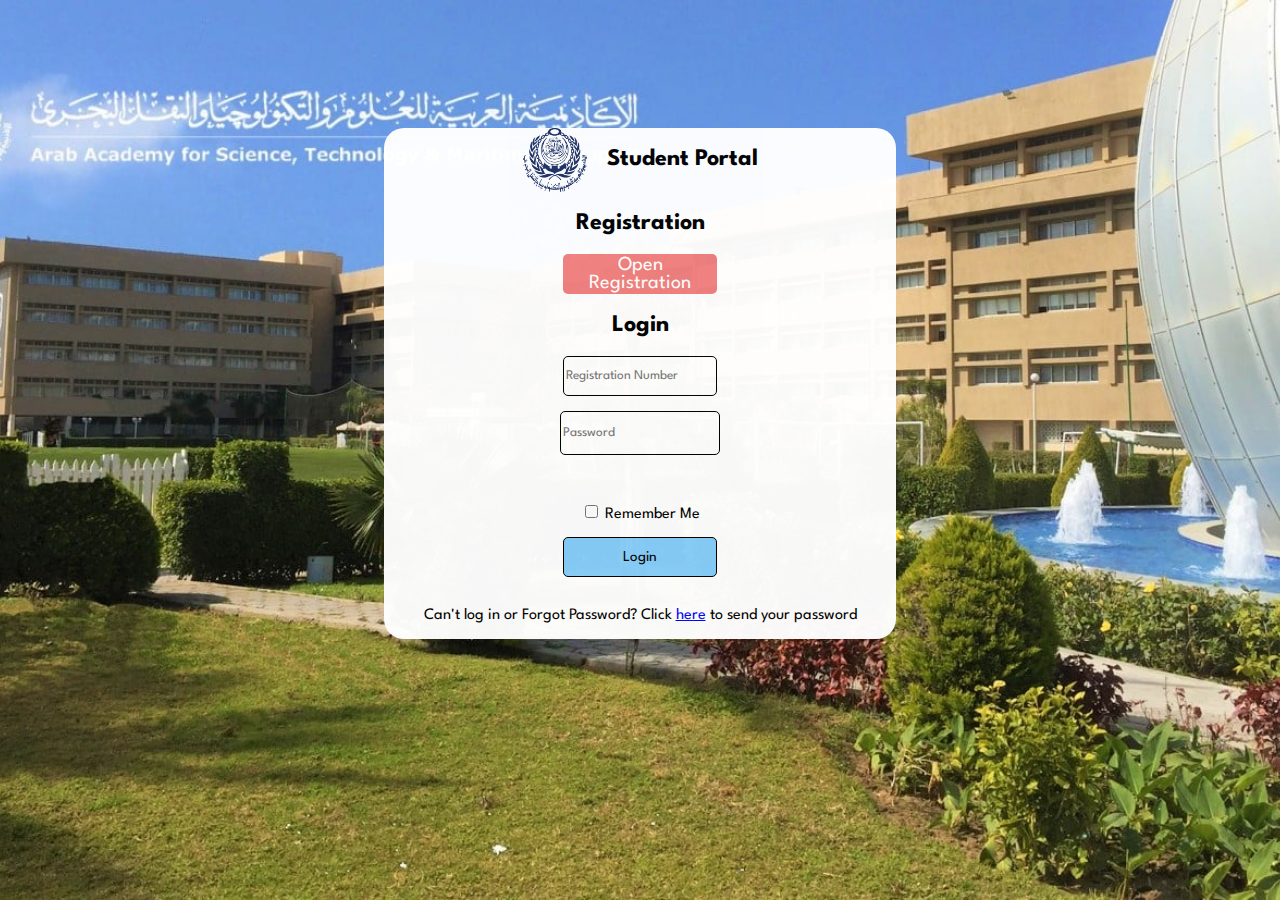
<file: pages/index.html>
<!DOCTYPE html>
<html lang="en">
<head>
    <meta charset="UTF-8">
    <meta name="viewport" content="width=device-width, initial-scale=1.0">
    <script>
        document.addEventListener("DOMContentLoaded", function () {
            document.getElementById("regform").addEventListener("submit", function (event) {
                var regNumber = document.getElementById("regno").value;
                var password = document.getElementById("pass").value;
                var errorElement = document.getElementById("error");
                errorElement.innerHTML = "";
                if (!/^\d{8}$/.test(regNumber)) {
                    errorElement.innerHTML = "Registration number must contain 8 numeric characters.";
                    event.preventDefault();
                    return;
                }

                if (!/^\d{6}$/.test(password)) {
                    errorElement.innerHTML = "Password must contain 6 numeric characters.";
                    event.preventDefault();
                    return;
                }

            });
        });
    </script>
    <link rel="stylesheet" href="../styles/index.css">
    <link rel="icon" href="../images/pngwing.com.png"/>
    <link rel="preconnect" href="https://fonts.googleapis.com">
<link rel="preconnect" href="https://fonts.gstatic.com" crossorigin>
<link href="https://fonts.googleapis.com/css2?family=League+Spartan:wght@400;500;600;700;800;900&display=swap" rel="stylesheet">
    <title>AASTMT Student Portal</title>
</head>
<body>
    <div id="background">
        <div id="form">
            <form id="regform">
                <div id="info">
                    <img src="../images/pngwing.com.png" alt="">
                <h2>
                   <span>Student</span>  Portal
                </h2>
                </div>
                
                <h2>Registration</h2>
                <button>Open Registration</button>
                
                <h2>Login</h2>
                <input type='search' placeholder="Registration Number" class="in" id="regno" required/>
                <br />
                <input type='password' placeholder="Password" class="in" id="pass" required/>
                <br />
                <p class="error" id="error"></p>
                <div>
                    <input type="checkbox" name="Remember" />
                <label for="Remember">Remember Me</label>
                </div>
                <br />
                <input type='submit' value='Login' class="in submit"/>
                <br />
                <p>
                    Can't log in or Forgot Password? Click <a href="./HomePage.html">here</a> to send your password
                </p>
            </form>
        </div>
        
    </div>
    

</body>
</html>
</file>
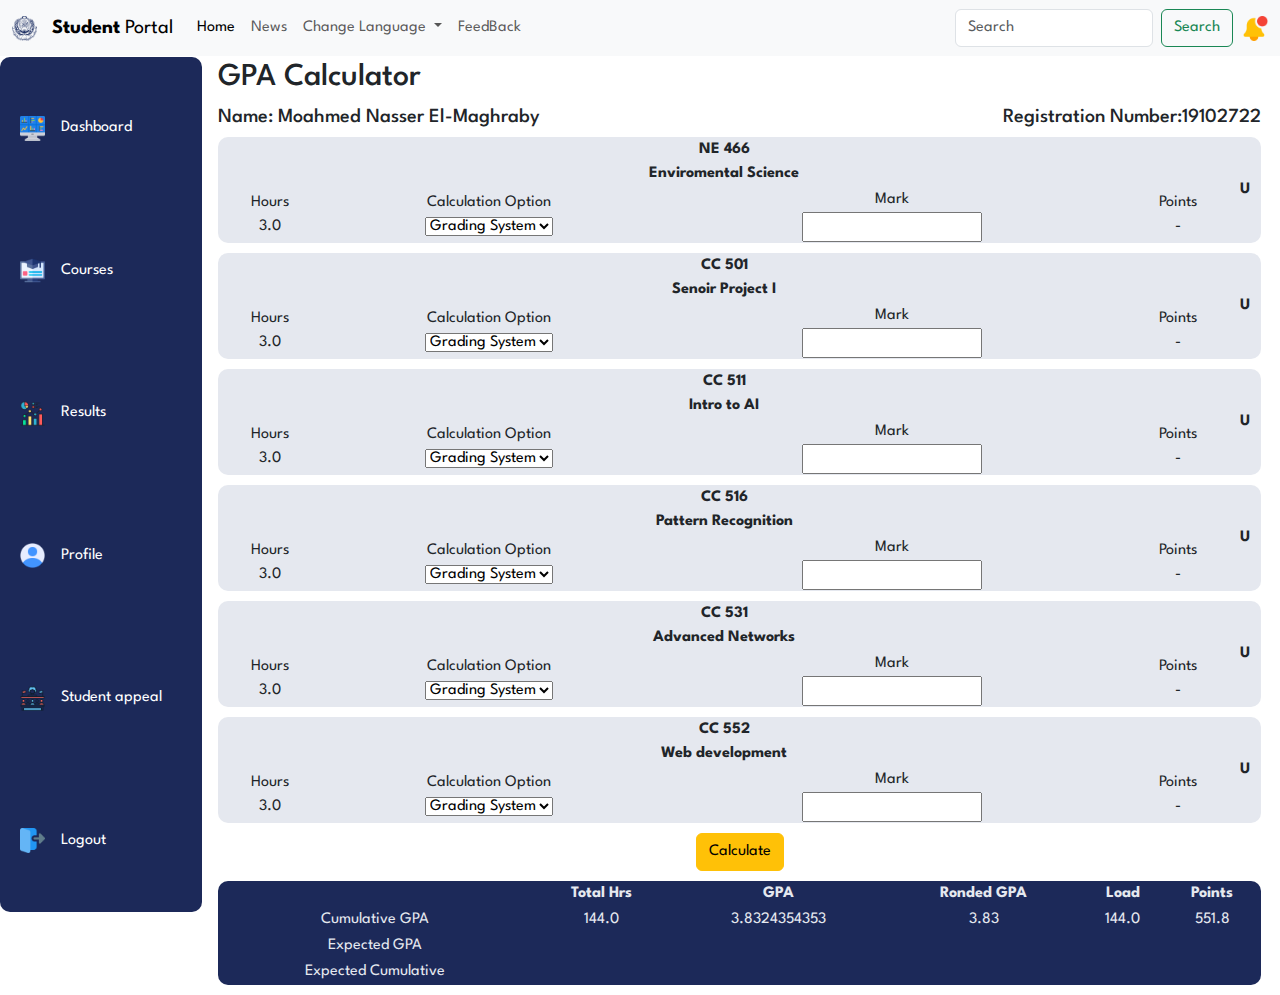
<file: pages/GpaCalculator.html>
<!DOCTYPE html>
<html lang="en">
<head>
    <meta charset="UTF-8">
    <meta name="viewport" content="width=device-width, initial-scale=1.0">
    <script>
        document.addEventListener("DOMContentLoaded", function () {
            document.getElementById("calculatebutton").addEventListener("click", function (event) {
                var Grade = document.getElementsByClassName("grade");
                var point = document.getElementsByClassName("pt");
                var mark1 = parseFloat(document.getElementById("mark1").value);

         
                var mark2 = parseFloat(document.getElementById("mark2").value);

          
                var mark3 = parseFloat(document.getElementById("mark3").value);

         
                var mark4 = parseFloat(document.getElementById("mark4").value);

        
                var mark5 = parseFloat(document.getElementById("mark5").value);

                var mark6 = parseFloat(document.getElementById("mark6").value);


                


function calculateAndDisplayResults(mark1,point,Grade){
if(mark1 <= 100 && mark1 >=95){
 
 point.innerHTML="12";
 Grade.innerHTML="A+";
 event.preventDefault();
 return 12;
}
else if(mark1 <=94 && mark1 >= 90){
 point.innerHTML="11.5";
 Grade.innerHTML="A";
 event.preventDefault();
 return 11.5;
}
else if(mark1 <= 89 && mark1 >= 85){
 point.innerHTML="11";
 Grade.innerHTML="A-";
 event.preventDefault();
 return 11;
}else if(mark1 <= 84 && mark1 >= 80){
 point.innerHTML="10";
 Grade.innerHTML="B+";
 event.preventDefault();
 return 10;
}else if(mark1 <= 79 && mark1 >=75){
 point.innerHTML="9";
 Grade.innerHTML="B";
 event.preventDefault();
 return 9;
}else if(mark1 <=74 && mark1 >= 70){
 point.innerHTML="8";
 Grade.innerHTML="B-";
 event.preventDefault();
 return 8;
}else if(mark1 <=69 && mark1 >= 65){
 point.innerHTML="7";
 Grade.innerHTML="C+";
 event.preventDefault();
 return 7;
}else if(mark1 <=64 && mark1 >=60){
 point.innerHTML="6";
 Grade.innerHTML="C";
 event.preventDefault();
 return 6;
}else if(mark1 <=59 && mark1 >= 55){
 point.innerHTML="5";
 Grade.innerHTML="C-";
 event.preventDefault();
 return 5;
}else if(mark1 <=54 && mark1 >= 52){
 point.innerHTML="4";
 Grade.innerHTML="D+";
 event.preventDefault();
 return 4;
}else if(mark1 <=51 && mark1 >= 50){
 point.innerHTML="3";
 Grade.innerHTML="D";
 event.preventDefault();
 return 3;
}else if(mark1 < 50 ){
 point.innerHTML="0";
 Grade.innerHTML="F";
 event.preventDefault();
 return 0;
}
else if(isNaN(mark1)){
    point.innerHTML="0";
 Grade.innerHTML="F";
 event.preventDefault();
 return 0;   
}


}

let Expectedtot=0;
let Expectedload=18;
let ExpectedROund=0;
let ExpectedGPA=0;
let Pts=0;


var x =calculateAndDisplayResults(mark1,point[0],Grade[0]);
var y=calculateAndDisplayResults(mark2,point[1],Grade[1]);
var z=calculateAndDisplayResults(mark3,point[2],Grade[2]);
var a= calculateAndDisplayResults(mark4,point[3],Grade[3]);
var b=calculateAndDisplayResults(mark5,point[4],Grade[4]);
var c=calculateAndDisplayResults(mark6,point[5],Grade[5]);
var arr=[]
arr.push(x);
arr.push(y);
arr.push(z);
arr.push(a);
arr.push(b);
arr.push(c);
arr.forEach(element => {
    if (element >0)
    {
Expectedtot +=3;
    }
    Pts+=element;
});
ExpectedGPA = Pts/Expectedload;
ExpectedROund = Math.round(ExpectedGPA);
function setexpected(e1,e2,e3,e4,e5) {
     exp_total = document.getElementById("Expected_total").innerHTML=e1;
     exp_gpa = document.getElementById("Expected_Gpa").innerHTML=e2;
     exp_round = document.getElementById("Expected_Rounded").innerHTML=e3;
     exp_load = document.getElementById("Expected_Load").innerHTML=e4;
     exp_pts = document.getElementById("Expected_Pts").innerHTML=e5;
}
setexpected(Expectedtot,ExpectedGPA,ExpectedROund,Expectedload,Pts);
function setcomm(e1,e2,e3,e4,e5){
    var act_tot =parseFloat(document.getElementById("Actual_Tot").innerHTML);
    var act_gpa =parseFloat(document.getElementById("Actual_gpa").innerHTML);
    var act_rou =parseFloat(document.getElementById("Actual_rou").innerHTML);
    var act_load =parseFloat(document.getElementById("Actual_load").innerHTML);
    var act_pts =parseFloat(document.getElementById("Actual_pts").innerHTML);

console.log(act_tot,act_gpa,act_rou,act_load);

     exp_com1=document.getElementById("com_tot").innerHTML=e1+act_tot;
     exp_com4=document.getElementById("com_load").innerHTML=e4+act_load;
     exp_com5=document.getElementById("com_pts").innerHTML =e5+act_pts;

     exp_com2=document.getElementById("com_gpa").innerHTML=exp_com5/exp_com4;
     exp_com3=document.getElementById("com_rou").innerHTML=Math.round(exp_com2);
     
}
setcomm(Expectedtot,ExpectedGPA,ExpectedROund,Expectedload,Pts);
                
            });
        });
    </script>
    <link rel="stylesheet" href="../styles/results.css">
    <link rel="stylesheet" href="../styles/bootstrap.css">
    <link href="https://cdn.jsdelivr.net/npm/bootstrap@5.0.0-beta2/dist/css/bootstrap.min.css"
    rel="stylesheet" integrity="sha384-
    BmbxuPwQa2lc/FVzBcNJ7UAyJxM6wuqIj61tLrc4wSX0szH/Ev+nYRRuWlolflfl"
    crossorigin="anonymous">
    <link rel="icon" href="../images/pngwing.com.png"/>
    <link rel="preconnect" href="https://fonts.googleapis.com">
<link rel="preconnect" href="https://fonts.gstatic.com" crossorigin>
<link href="https://fonts.googleapis.com/css2?family=League+Spartan:wght@400;500;600;700;800;900&display=swap" rel="stylesheet">
<title>AASTMT Student Portal</title>
</head>
<body>
    <header class="header " style="position: fixed; width: 100%; z-index: 10;">
        <nav class="navbar navbar-expand-lg bg-body-tertiary">
            <div class="container-fluid">
              <img src="../images/pngwing.com.png" alt="" srcset="" style="margin-right: 15px;">
              <a class="navbar-brand" href="#"><span style="font-weight: bold;">Student</span> Portal</a>
              <button class="navbar-toggler" type="button" data-bs-toggle="collapse" data-bs-target="#navbarScroll" aria-controls="navbarScroll" aria-expanded="false" aria-label="Toggle navigation">
                <span class="navbar-toggler-icon"></span>
              </button>
              <div class="collapse navbar-collapse" id="navbarScroll">
                <ul class="navbar-nav me-auto my-2 my-lg-0 navbar-nav-scroll" style="--bs-scroll-height: 100px;">
                  <li class="nav-item">
                    <a class="nav-link active" aria-current="page" href="./HomePage.html">Home</a>
                  </li>
                  <li class="nav-item">
                    <a class="nav-link" href="#">News</a>
                  </li>
                  <li class="nav-item dropdown">
                    <a class="nav-link dropdown-toggle" href="#" role="button" data-bs-toggle="dropdown" aria-expanded="false">
                      Change Language
                    </a>
                    <ul class="dropdown-menu">
                      <li><a class="dropdown-item" href="#">English</a></li>
                      <li><a class="dropdown-item" href="#">Arabic</a></li>
                      <li><hr class="dropdown-divider"></li>
                      <li><a class="dropdown-item" href="#">Another language</a></li>
                    </ul>
                  </li>
                  <li class="nav-item">
                    
                    <a class="nav-link " >FeedBack</a>
                  </li>
                  
                </ul>
                <form class="d-flex" role="search" id="form">
                  <input class="form-control me-2" type="search" placeholder="Search" aria-label="Search">
                  <button class="btn btn-outline-success" type="submit">Search</button>
                  
                    
                    <a href="#" data-toggle="popover" title="Notifications" data-content="Your Reasults of AI Have been Realeased"><img src="../images/notification.png" alt="" srcset="" style=" margin-top: 7px; margin-left: 10px;"></a>
                  
                </form>
              </div>
            </div>
          </nav> 
          
    </header>
    <div class="sid-ul side-nav" >
        <ul class="nav flex-column h-100 justify-content-around ">
            <li class="nav-item d-flex side">
              <img src="../images/dashboard (1).png" alt=""><a class="nav-link active white" aria-current="page" href="#" style="color: white;">Dashboard</a>
            </li>
            <li class="nav-item d-flex side">
                <img src="../images/online-course.png" alt="">
              <a class="nav-link white" href="#" style="color: white;">Courses</a>
            </li>
            <li class="nav-item d-flex side">
                <img src="../images/evaluation.png" alt="">
              <a class="nav-link white" href="./Results.html" style="color: white;">Results</a>
            </li>
            <li class="nav-item d-flex side">
                <img src="../images/user.png" alt="">
                <a class="nav-link white" href="#" style="color: white;">Profile</a>
              </li>
              
              
              <li class="nav-item d-flex side">
                <img src="../images/room.png" alt="">
                <a class="nav-link white" href="#" style="color: white;">Student appeal</a>
              </li>
              <li class="nav-item d-flex side">
                <img src="../images/logout.png" alt="">
                <a class="nav-link white" href="./index.html" style="color: white;">Logout</a>
              </li>
            
          </ul>
    </div>
    <div class=" m-0 h-100 w-100">
        <div class="row  w-100">
            
            <div class="col-2   shadow-colmn" style="background-color: transparent;" >

            </div>
            <div class="col-10  h-100 mid-col" style="margin-top:59px">
                <div class="row ">
                    <div class="col">
                        <h2>GPA Calculator</h2>
                        <div class="d-flex flex-row justify-content-between"><h5>Name: Moahmed Nasser El-Maghraby </h5> <h5>Registration Number:19102722</h5></div>
                    </div>
                </div>
                <div class="row">
                    <div class="col">
                        <form action="" class="d-flex flex-column align-items-center">
                            <table style="text-align: center; width: 100%;  background-color:#e5e8ef; border-radius: 10px;  margin-bottom:10px;">
                            
                                <tbody >
                                    <tr >
                                        <th colspan="4">NE 466 <br> Enviromental Science</th>
                                        <th rowspan="2" ><span class="grade">U</span></th>
                                        
                                    </tr>
                                    <tr>
                                        <td>Hours<br> 3.0</td>
                                        <td>Calculation Option <br><select name="" id="">
                                            <option value="Grading System">Grading System</option>
                                            <option value="Pass/Fail">Pass/Fail</option>
                                            <option value="Incomplete">I-Incomplete</option>
                                            <option value="Incomplete">W-Withdrawal</option>
                                        </select></td>
                                        <td>Mark<br> <input type="number" name="mark1" id="mark1"></td>
                                        <td>Points <br> <span class="pt">-</span></td>
                                    </tr>
                                </tbody>
                            </table>
                            <table style="text-align: center; width: 100%;  background-color:#e5e8ef; border-radius: 10px;  margin-bottom:10px;">
                            
                                <tbody >
                                    <tr >
                                        <th colspan="4">CC 501 <br> Senoir Project I</th>
                                        <th rowspan="2"><span class="grade">U</span></th>
                                        
                                    </tr>
                                    <tr>
                                        <td>Hours<br> 3.0</td>
                                        <td>Calculation Option <br><select name="" id="">
                                            <option value="Grading System">Grading System</option>
                                            <option value="Pass/Fail">Pass/Fail</option>
                                            <option value="Incomplete">I-Incomplete</option>
                                            <option value="Incomplete">W-Withdrawal</option>
                                        </select></td>
                                        <td>Mark<br> <input type="number" name="mark2" id="mark2"></td>
                                        <td>Points <br> <span class="pt">-</span></td>
                                    </tr>
                                </tbody>
                            </table>
                            <table style="text-align: center; width: 100%;  background-color:#e5e8ef; border-radius: 10px;  margin-bottom:10px;">
                            
                                <tbody >
                                    <tr >
                                        <th colspan="4">CC 511 <br> Intro to AI</th>
                                        <th rowspan="2"><span class="grade">U</span></th>
                                        
                                    </tr>
                                    <tr>
                                        <td>Hours<br> 3.0</td>
                                        <td>Calculation Option <br><select name="" id="">
                                            <option value="Grading System">Grading System</option>
                                            <option value="Pass/Fail">Pass/Fail</option>
                                            <option value="Incomplete">I-Incomplete</option>
                                            <option value="Incomplete">W-Withdrawal</option>
                                        </select></td>
                                        <td>Mark<br> <input type="number" name="mark3" id="mark3"></td>
                                        <td>Points <br> <span class="pt">-</span></td>
                                    </tr>
                                </tbody>
                            </table>
                            <table style="text-align: center; width: 100%;  background-color:#e5e8ef; border-radius: 10px;  margin-bottom:10px;">
                            
                                <tbody >
                                    <tr >
                                        <th colspan="4">CC 516 <br> Pattern Recognition</th>
                                        <th rowspan="2"><span class="grade">U</span></th>
                                        
                                    </tr>
                                    <tr>
                                        <td>Hours<br> 3.0</td>
                                        <td>Calculation Option <br><select name="" id="">
                                            <option value="Grading System">Grading System</option>
                                            <option value="Pass/Fail">Pass/Fail</option>
                                            <option value="Incomplete">I-Incomplete</option>
                                            <option value="Incomplete">W-Withdrawal</option>
                                        </select></td>
                                        <td>Mark<br> <input type="number" name="mark4" id="mark4"></td>
                                        <td>Points <br> <span class="pt">-</span></td>
                                    </tr>
                                </tbody>
                            </table>
                            <table style="text-align: center; width: 100%;  background-color:#e5e8ef; border-radius: 10px;  margin-bottom:10px;">
                            
                                <tbody >
                                    <tr >
                                        <th colspan="4">CC 531 <br> Advanced Networks</th>
                                        <th rowspan="2"><span class="grade">U</span></th>
                                        
                                    </tr>
                                    <tr>
                                        <td>Hours<br> 3.0</td>
                                        <td>Calculation Option <br><select name="" id="">
                                            <option value="Grading System">Grading System</option>
                                            <option value="Pass/Fail">Pass/Fail</option>
                                            <option value="Incomplete">I-Incomplete</option>
                                            <option value="Incomplete">W-Withdrawal</option>
                                        </select></td>
                                        <td>Mark<br> <input type="number" name="mark5" id="mark5"></td>
                                        <td>Points <br> <span class="pt">-</span></td>
                                    </tr>
                                </tbody>
                            </table>
                            <table style="text-align: center; width: 100%;  background-color:#e5e8ef; border-radius: 10px;  margin-bottom:10px;">
                            
                                <tbody >
                                    <tr >
                                        <th colspan="4">CC 552 <br> Web development</th>
                                        <th rowspan="2"><span class="grade">U</span></th>
                                        
                                    </tr>
                                    <tr>
                                        <td>Hours<br> 3.0</td>
                                        <td>Calculation Option <br><select name="" id="">
                                            <option value="Grading System">Grading System</option>
                                            <option value="Pass/Fail">Pass/Fail</option>
                                            <option value="Incomplete">I-Incomplete</option>
                                            <option value="Incomplete">W-Withdrawal</option>
                                        </select></td>
                                        <td>Mark<br> <input type="number" name="mark6" id="mark6"></td>
                                        <td>Points <br> <span class="pt">-</span></td>
                                    </tr>
                                </tbody>
                            </table>
                            <button class="btn btn-warning" type="button"  width="300" height="300" id="calculatebutton" >Calculate</button>
                        </form>
                        
                    </div>
                </div>
                <div class="row">
                    <div class="col">
                        <table style="text-align: center; width: 100%;  background-color:#1c2959; border-radius: 10px;  margin-top:10px; color: #e5e8ef; margin-bottom: 10px;">
                            <tbody>
                                <tr>
                                    <th></th>
                                    <th>Total Hrs</th>
                                    <th>GPA</th>
                                    <th>Ronded GPA</th>
                                    <th>Load</th>
                                    <th>Points</th>
                                </tr>
                                <tr>
                                    <td>Cumulative GPA</td>
                                    <td id="Actual_Tot">144.0</td>
                                    <td id="Actual_gpa">3.8324354353</td>
                                    <td id="Actual_rou">3.83</td>
                                    <td id="Actual_load">144.0</td>
                                    <td id="Actual_pts">551.8</td>
                                </tr>
                                <tr>
                                    <td>Expected GPA</td>
                                    <td id="Expected_total"></td>
                                    <td id="Expected_Gpa"></td>
                                    <td id="Expected_Rounded"></td>
                                    <td id="Expected_Load"></td>
                                    <td id="Expected_Pts"></td>
                                </tr>
                                <tr>
                                    <td>Expected Cumulative</td>
                                    <td id="com_tot"></td>
                                    <td id="com_gpa"></td>
                                    <td id="com_rou"></td>
                                    <td id="com_load"></td>
                                    <td id="com_pts"></td>
                                </tr>
                            </tbody>
                        </table>
                    </div>
                </div>
            </div>
        

    </div>
    



<script src="../code/jquery-3.7.1.min.js"></script>
<script src="../code/popper.min.js"></script>
<script src="../code/bootstrap.js"></script>
</body>
</html>
</file>
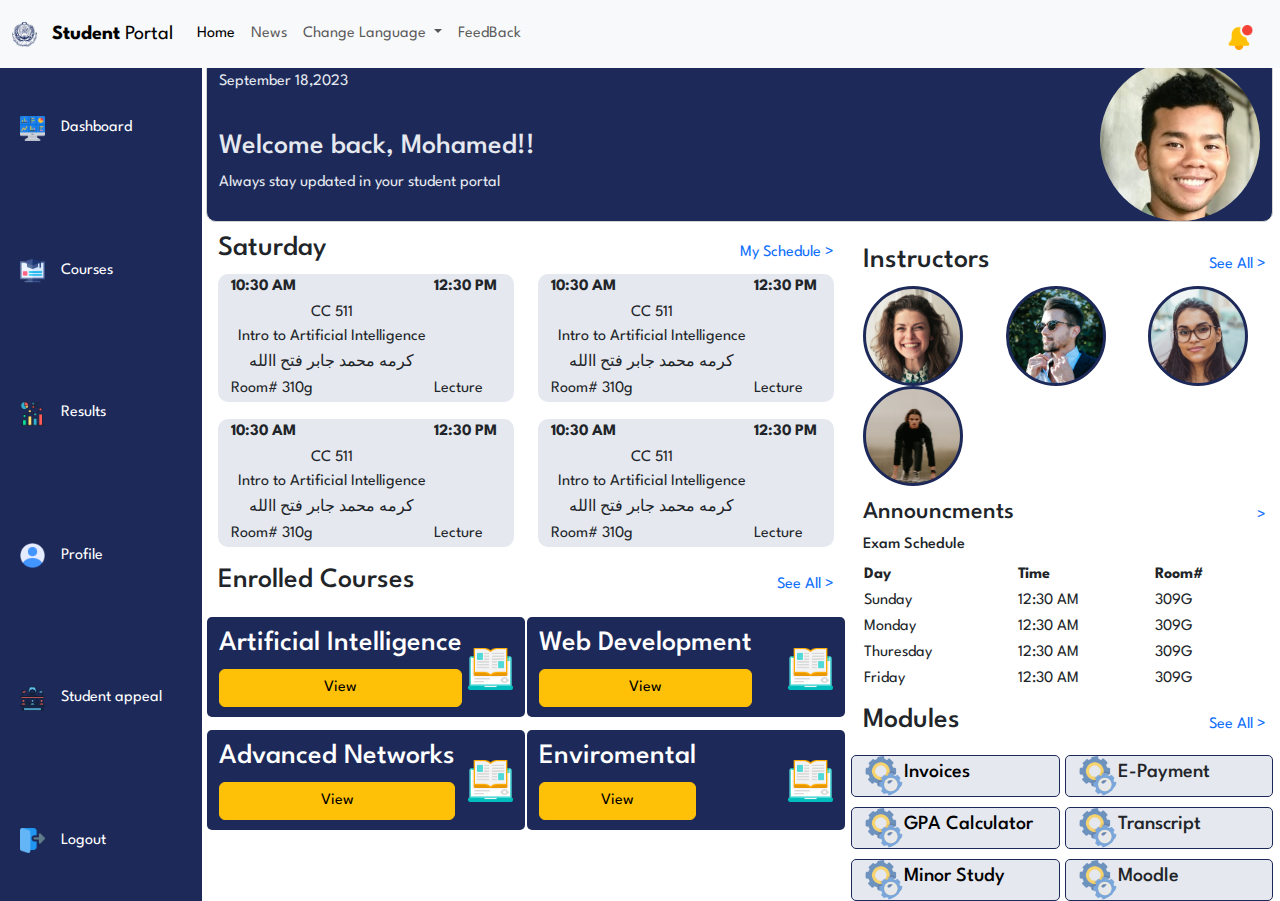
<file: pages/HomePage.html>
<!DOCTYPE html>
<html lang="en">
<head>
    <meta charset="UTF-8">
    <meta name="viewport" content="width=device-width, initial-scale=1.0">
    <script>
        document.addEventListener("DOMContentLoaded", function () {
            var notificationsButton = document.getElementById("notificationsButton");
            var notificationsContainer = document.getElementById("notificationsContainer");

            notificationsButton.addEventListener("click", function () {
                // Toggle visibility of notifications container
                notificationsContainer.style.display = notificationsContainer.style.display === "none" ? "block" : "none";
            });

            // Close notifications container when clicking outside of it
            document.addEventListener("click", function (event) {
                if (!notificationsButton.contains(event.target) && !notificationsContainer.contains(event.target)) {
                    notificationsContainer.style.display = "none";
                }
            });
        });
    </script>
    <link rel="stylesheet" href="../styles/homepage.css">
    <link rel="stylesheet" href="../styles/bootstrap.css">
    <link href="https://cdn.jsdelivr.net/npm/bootstrap@5.0.0-beta2/dist/css/bootstrap.min.css"
    rel="stylesheet" integrity="sha384-
    BmbxuPwQa2lc/FVzBcNJ7UAyJxM6wuqIj61tLrc4wSX0szH/Ev+nYRRuWlolflfl"
    crossorigin="anonymous">
    <link rel="icon" href="../images/pngwing.com.png"/>
    <link rel="preconnect" href="https://fonts.googleapis.com">
<link rel="preconnect" href="https://fonts.gstatic.com" crossorigin>
<link href="https://fonts.googleapis.com/css2?family=League+Spartan:wght@400;500;600;700;800;900&display=swap" rel="stylesheet">
<title>AASTMT Student Portal</title>
</head>
<body>
    <header class="header " style="position: fixed; width: 100%; z-index: 10;">
        <nav class="navbar navbar-expand-lg bg-body-tertiary">
            <div class="container-fluid">
              <img src="../images/pngwing.com.png" alt="" srcset="" style="margin-right: 15px;">
              <a class="navbar-brand" href="#"><span style="font-weight: bold;">Student</span> Portal</a>
              <button class="navbar-toggler" type="button" data-bs-toggle="collapse" data-bs-target="#navbarScroll" aria-controls="navbarScroll" aria-expanded="false" aria-label="Toggle navigation">
                <span class="navbar-toggler-icon"></span>
              </button>
              <div class="collapse navbar-collapse" id="navbarScroll">
                <ul class="navbar-nav me-auto my-2 my-lg-0 navbar-nav-scroll" style="--bs-scroll-height: 100px;">
                  <li class="nav-item">
                    <a class="nav-link active" aria-current="page" href="#">Home</a>
                  </li>
                  <li class="nav-item">
                    <a class="nav-link" href="#">News</a>
                  </li>
                  <li class="nav-item dropdown">
                    <a class="nav-link dropdown-toggle" href="#" role="button" data-bs-toggle="dropdown" aria-expanded="false">
                      Change Language
                    </a>
                    <ul class="dropdown-menu">
                      <li><a class="dropdown-item" href="#">English</a></li>
                      <li><a class="dropdown-item" href="#">Arabic</a></li>
                      <li><hr class="dropdown-divider"></li>
                      <li><a class="dropdown-item" href="#">Another language</a></li>
                    </ul>
                  </li>
                  <li class="nav-item">
                    
                    <a class="nav-link " >FeedBack</a>
                  </li>
                  
                </ul>
                <form class="d-flex" role="search">
                  
                  
                    
                        <a href="#" id="notificationsButton" data-toggle="popover" title="Notifications" data-content="Your Reasults of AI Have been Realeased"><img src="../images/notification.png" alt="" srcset="" style=" margin-top: 7px; margin-left: 10px;"></a>
                        <div id="notificationsContainer">
                            <div class="notification">New message received</div>
                            <div class="notification">You have a meeting at 2 PM</div>
                            <div class="notification">Your Reasults of AI Have been Realeased</div>
                    </div>
                    
                </form>
              </div>
            </div>
          </nav> 
          
    </header>
    <div class="sid-ul side-nav" >
        <ul class="nav flex-column h-100 justify-content-around ">
            <li class="nav-item d-flex side">
              <img src="../images/dashboard (1).png" alt=""><a class="nav-link active white" aria-current="page" href="#" style="color: white;">Dashboard</a>
            </li>
            <li class="nav-item d-flex side">
                <img src="../images/online-course.png" alt="">
              <a class="nav-link white" href="#" style="color: white;">Courses</a>
            </li>
            <li class="nav-item d-flex side">
                <img src="../images/evaluation.png" alt="">
              <a class="nav-link white" href="./Results.html" style="color: white;">Results</a>
            </li>
            <li class="nav-item d-flex side">
                <img src="../images/user.png" alt="">
                <a class="nav-link white" href="#" style="color: white;">Profile</a>
              </li>
              
              
              <li class="nav-item d-flex side">
                <img src="../images/room.png" alt="">
                <a class="nav-link white" href="#" style="color: white;">Student appeal</a>
              </li>
              <li class="nav-item d-flex side">
                <img src="../images/logout.png" alt="">
                <a class="nav-link white" href="./index.html" style="color: white;">Logout</a>
              </li>
            
          </ul>
    </div>
   
    <div class=" m-0  w-100">
<div class="row  w-100">
    <div class="col-2 bg-dark  shadow-colmn" >

    </div>
    <div class="col-10  h-100 mid-col" style="margin-top:59px">
        <div class="row  justify-content-around welcome-div"  style="background-color: #1c2959; color: #e5e8ef;">
            <div class="col d-flex flex-column justify-content-around" > 
                <div>
                    <p>September 18,2023</p>
                </div>
                <div>
                    <h3>Welcome back, Mohamed!!</h3>
                    <p>Always stay updated in your student portal</p>
                </div>
            </div>
            <div class="col d-flex justify-content-end " width="20%">
                <img class="img-fluid rounded-circle prof-img" src="../images/johm-kann-71NgiXcdTzE-unsplash.jpg"   >
            </div>
        </div>
    </div>
</div>
    </div>
    <div class=" m-0  w-100">
        <div class="row  w-100">
            
            <div class="col-2 bg-dark  shadow-colmn" >

            </div>
            <div class="col-6  h-100 mid-col" style="margin-top:10px">
                
               <div class="row">
                
                <div class="d-flex flex-row justify-content-between align-items-center">
                    <h3>Saturday</h3> 
                    <a href="" style="text-decoration: none;">My Schedule ></a></div>
                </div>
                <div class="row d-flex flex-row justify-content-around " style="margin-bottom:12px;" >
                    <div class="col d-flex flex-column sched-table " style="flex-grow: 1; ">
                        <table >
                            <tr>
                                <th>10:30 AM</th>
                                <th>12:30 PM</th>
                            </tr>
                            <tr col-span="2" class="text-center">
                                <td >CC 511 <br> Intro to Artificial Intelligence</td>
                            </tr>
                            <tr col-span="2">
                                <td class="text-center">كرمه محمد جابر فتح االله</td>
                            </tr>
                            <tr>
                                <td>Room# 310g</td>
                                <td>Lecture</td>
                            </tr>
                        </table>
                    </div>
                    <div class="col d-flex flex-column sched-table" style="flex-grow: 1; ">
                        <table>
                            <tr>
                                <th>10:30 AM</th>
                                <th>12:30 PM</th>
                            </tr>
                            <tr col-span="2">
                                <td class="text-center">CC 511 <br> Intro to Artificial Intelligence</td>
                            </tr>
                            <tr col-span="2">
                                <td class="text-center">كرمه محمد جابر فتح االله</td>
                            </tr>
                            <tr>
                                <td>Room# 310g</td>
                                <td>Lecture</td>
                            </tr>
                        </table>
                    </div>
                </div>
               
                    <div class="row d-flex flex-row justify-content-around" >
                        <div class="col d-flex flex-column sched-table  " style="flex-grow: 1; ">
                            <table >
                                <tr>
                                    <th>10:30 AM</th>
                                    <th>12:30 PM</th>
                                </tr>
                                <tr col-span="2" class="text-center">
                                    <td >CC 511 <br> Intro to Artificial Intelligence</td>
                                </tr>
                                <tr col-span="2">
                                    <td class="text-center">كرمه محمد جابر فتح االله</td>
                                </tr>
                                <tr>
                                    <td>Room# 310g</td>
                                    <td>Lecture</td>
                                </tr>
                            </table>
                        </div>
                        <div class="col d-flex flex-column sched-table" style="flex-grow: 1; ">
                            <table>
                                <tr>
                                    <th>10:30 AM</th>
                                    <th>12:30 PM</th>
                                </tr>
                                <tr col-span="2">
                                    <td class="text-center">CC 511 <br> Intro to Artificial Intelligence</td>
                                </tr>
                                <tr col-span="2">
                                    <td class="text-center">كرمه محمد جابر فتح االله</td>
                                </tr>
                                <tr>
                                    <td>Room# 310g</td>
                                    <td>Lecture</td>
                                </tr>
                            </table>
                        </div>
                    </div>
                    <div class="row d-flex flex-row justify-content-around">
                
                        <div class="d-flex flex-row justify-content-between align-items-center" style="margin-top: 12px;">
                            <h3>Enrolled Courses</h3> 
                            <a href="" style="text-decoration: none;">See All ></a></div>
                        </div>
                    <div class="row d-flex flex-row " style="margin-top: 12px;">
                        
                        <div class="col d-flex flex-row align-items-center justify-content-between course-tab" style="flex-grow: 1; ">
                            <div class="d-flex flex-column">
                                <h3 >Artificial Intelligence</h3>
                            <button class="btn btn-warning">View</button>
                            </div>
                            <div class="d-flex">
                                <img src="../images/ebook.png " alt="" class="course-img">
                            </div>
                            
                        </div>
                        <div class="col d-flex flex-row align-items-center justify-content-between course-tab" style="flex-grow: 1; ">
                            <div class="d-flex flex-column">
                                <h3>Web Development</h3>
                            <button class="btn btn-warning">View</button>
                            </div>
                            <div class="d-flex">
                                <img src="../images/ebook.png" alt="" class="course-img">
                            </div>
                            
                        </div>
                        
                        
                        
                    </div>
                    <div class="row d-flex flex-row " style="margin-top: 12px;">
                        
                        <div class="col d-flex flex-row align-items-center justify-content-between course-tab" style="flex-grow: 1; ">
                            <div class="d-flex flex-column">
                                <h3 >Advanced Networks</h3>
                            <button class="btn btn-warning">View</button>
                            </div>
                            <div class="d-flex">
                                <img src="../images/ebook.png " alt="" class="course-img">
                            </div>
                            
                        </div>
                        <div class="col d-flex flex-row align-items-center justify-content-between course-tab" style="flex-grow: 1; ">
                            <div class="d-flex flex-column">
                                <h3>Enviromental</h3>
                            <button class="btn btn-warning">View</button>
                            </div>
                            <div class="d-flex">
                                <img src="../images/ebook.png" alt="" class="course-img">
                            </div>
                            
                        </div>
                        
                        
                        
                    </div>
                

            </div>
            <div class="col-4  last-col" style=" margin-top:10px;">
                <div class="row d-flex flex-row justify-content-around">
                
                    <div class="d-flex flex-row justify-content-between align-items-center" style="margin-top: 12px;">
                        <h3>Instructors</h3> 
                        <a href="" style="text-decoration: none;">See All ></a></div>
                    </div>
               <div class="row d-flex flex-row justify-content-around">
                <div class="col ">
                    <div class="ins-img" style="background-image: url('../images/pexels-andrea-piacquadio-774909.jpg');">

                    </div>                    
                </div>
                <div class="col ">
                    <div class="ins-img" style="background-image: url('../images/pexels-chloe-1043473.jpg'); ">

                    </div>                    
                </div>
                <div class="col ">
                    <div class="ins-img" style="background-image: url('../images/pexels-daniel-xavier-1239288.jpg'); ">

                    </div>                    
                </div>
                <div class="col ">
                    <div class="ins-img" style="background-image: url('../images/pexels-natasha-lois-4689912.jpg'); ">

                    </div>                    
                </div>

               </div>
               <div class="row d-flex flex-row justify-content-around">
                
                <div class="d-flex flex-row justify-content-between align-items-center" style="margin-top: 12px;">
                    <h4>Announcments</h4> 
                    <a href="" style="text-decoration: none;">></a></div>
                </div>
                <div class="row d-flex flex-row">
                    <div>
                        <h6>Exam Schedule</h6>
                    </div>
                </div>
                <div class="row d-flex flex-row justify-content-around">
                    <div class="col d-flex flex-column justify-content-between align-items-center w-100 ">
                        <table class="w-100">
                            <tr>
                            <th>Day</th>
                            <th>Time</th>
                            <th>Room#</th>
                            </tr>
                            <tr>
                                <td>Sunday</td>
                            <td>12:30 AM</td>
                            <td>309G</td>
                            </tr>
                            <tr>
                                <td>Monday</td>
                                <td>12:30 AM</td>
                                <td>309G</td>
                            </tr>
                            <tr>
                                    <td>Thuresday</td>
                                    <td>12:30 AM</td>
                                    <td>309G</td>
                            </tr>
                            <tr>
                                        <td>Friday</td>
                                        <td>12:30 AM</td>
                                        <td>309G</td>
                                    
                            </tr>
                        </table>
                    </div>
                </div>
                <div class="row d-flex flex-row justify-content-around">
                
                    <div class="d-flex flex-row justify-content-between align-items-center" style="margin-top: 12px;">
                        <h3>Modules</h3> 
                        <a href="" style="text-decoration: none;">See All ></a></div>
                    </div>
                    
                      
                       
                    <div class="row d-flex flex-row justify-content-around" style="margin-top: 10px;">
                        <div class="col d-flex flex-row align-items-center set-container" style="background-color: #e5e8ef; margin-right: 5px;">
                            <div class="set-img" style="background-image: url('../images/settings.png');  ">
        
                            </div>  
                            <h5><a href="./GpaCalculator.html" style="text-decoration: none; color: black;">Invoices</a></h5>                 
                        </div>
                        <div class="col d-flex flex-row align-items-center set-container" style="background-color: #e5e8ef; margin-right: 5px;">
                            <div class="set-img" style="background-image: url('../images/settings.png'); ">
        
                            </div>  
                            <h5>E-Payment</h5>                    
                        </div>
                        
                        
        
                       </div>
                       <div class="row d-flex flex-row justify-content-around" style="margin-top: 10px;">
                        <div class="col d-flex flex-row align-items-center set-container" style="background-color: #e5e8ef; margin-right: 5px;">
                            <div class="set-img" style="background-image: url('../images/settings.png');  ">
        
                            </div>  
                            <h5><a href="./GpaCalculator.html" style="text-decoration: none; color: black;">GPA Calculator</a></h5>                 
                        </div>
                        <div class="col d-flex flex-row align-items-center set-container" style="background-color: #e5e8ef; margin-right: 5px;">
                            <div class="set-img" style="background-image: url('../images/settings.png'); ">
        
                            </div>  
                            <h5>Transcript</h5>                    
                        </div>
                        
                        
        
                       </div>
                       <div class="row d-flex flex-row justify-content-around" style="margin-top: 10px;">
                        <div class="col d-flex flex-row align-items-center set-container" style="background-color: #e5e8ef; margin-right: 5px;">
                            <div class="set-img" style="background-image: url('../images/settings.png');  ">
        
                            </div>  
                            <h5><a href="./GpaCalculator.html" style="text-decoration: none; color: black;">Minor Study</a></h5>                 
                        </div>
                        <div class="col d-flex flex-row align-items-center set-container" style="background-color: #e5e8ef; margin-right: 5px;">
                            <div class="set-img" style="background-image: url('../images/settings.png'); ">
        
                            </div>  
                            <h5>Moodle</h5>                    
                        </div>
                        
                        
        
                       </div>
                       
                




            </div>
        </div>
        

    </div>
    



<script src="../code/jquery-3.7.1.min.js"></script>
<script src="../code/popper.min.js"></script>
<script src="../code/bootstrap.js"></script>
</body>
</html>
</file>
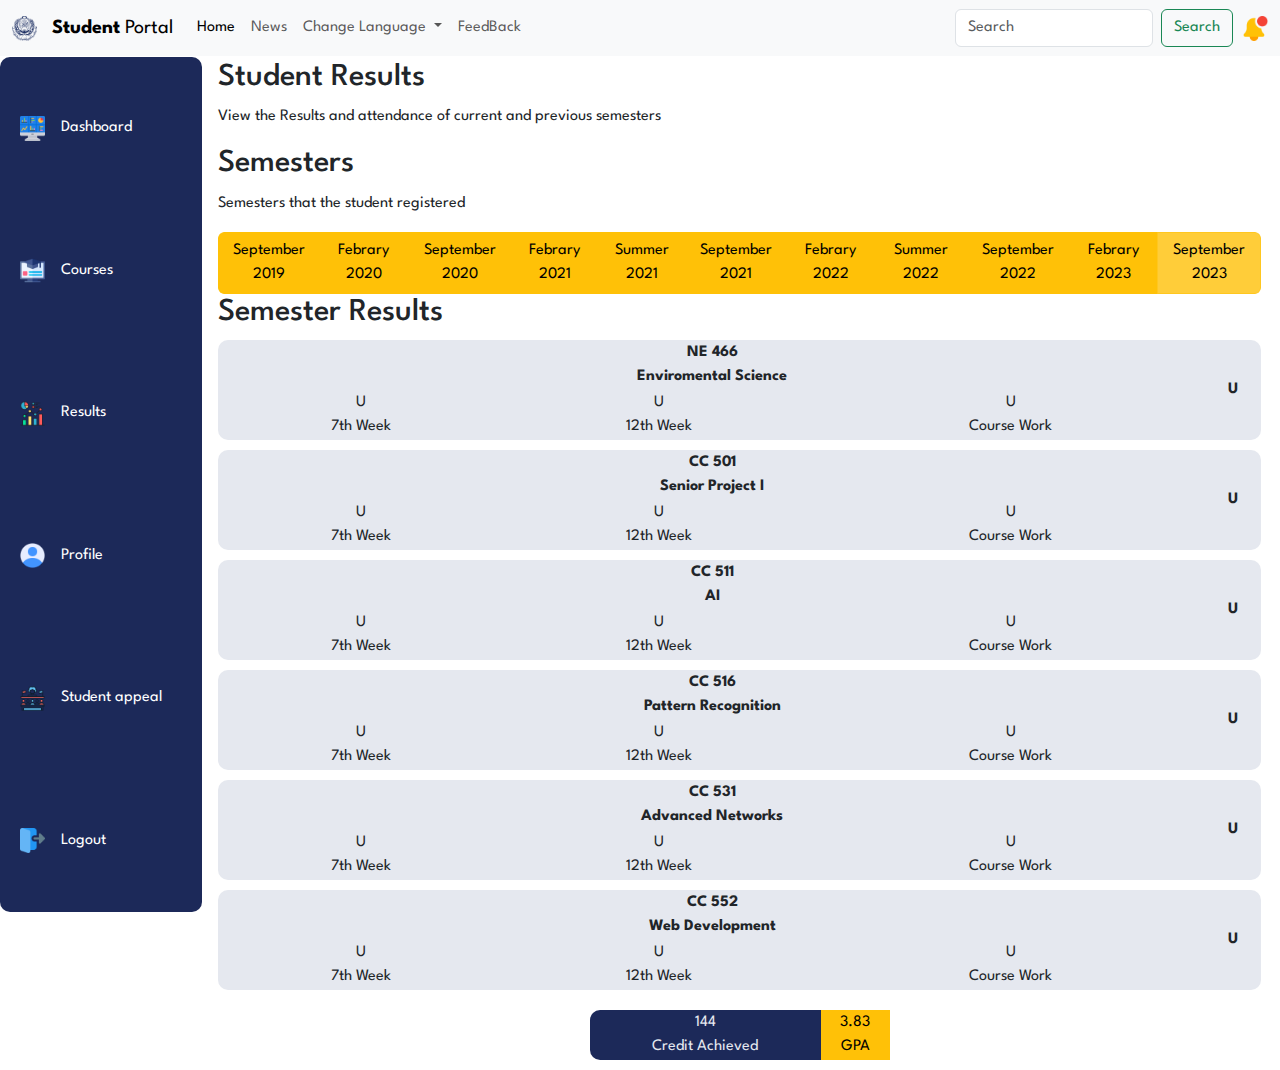
<file: pages/Results.html>
<!DOCTYPE html>
<html lang="en">
<head>
    <meta charset="UTF-8">
    <meta name="viewport" content="width=device-width, initial-scale=1.0">
    <link rel="stylesheet" href="../styles/results.css">
    <link rel="stylesheet" href="../styles/bootstrap.css">
    <link href="https://cdn.jsdelivr.net/npm/bootstrap@5.0.0-beta2/dist/css/bootstrap.min.css"
    rel="stylesheet" integrity="sha384-
    BmbxuPwQa2lc/FVzBcNJ7UAyJxM6wuqIj61tLrc4wSX0szH/Ev+nYRRuWlolflfl"
    crossorigin="anonymous">
    <link rel="icon" href="../images/pngwing.com.png"/>
    <link rel="preconnect" href="https://fonts.googleapis.com">
<link rel="preconnect" href="https://fonts.gstatic.com" crossorigin>
<link href="https://fonts.googleapis.com/css2?family=League+Spartan:wght@400;500;600;700;800;900&display=swap" rel="stylesheet">
<title>AASTMT Student Portal</title>
</head>
<body>
    <header class="header " style="position: fixed; width: 100%; z-index: 10;">
        <nav class="navbar navbar-expand-lg bg-body-tertiary">
            <div class="container-fluid">
              <img src="../images/pngwing.com.png" alt="" srcset="" style="margin-right: 15px;">
              <a class="navbar-brand" href="#"><span style="font-weight: bold;">Student</span> Portal</a>
              <button class="navbar-toggler" type="button" data-bs-toggle="collapse" data-bs-target="#navbarScroll" aria-controls="navbarScroll" aria-expanded="false" aria-label="Toggle navigation">
                <span class="navbar-toggler-icon"></span>
              </button>
              <div class="collapse navbar-collapse" id="navbarScroll">
                <ul class="navbar-nav me-auto my-2 my-lg-0 navbar-nav-scroll" style="--bs-scroll-height: 100px;">
                  <li class="nav-item">
                    <a class="nav-link active" aria-current="page" href="./HomePage.html">Home</a>
                  </li>
                  <li class="nav-item">
                    <a class="nav-link" href="#">News</a>
                  </li>
                  <li class="nav-item dropdown">
                    <a class="nav-link dropdown-toggle" href="#" role="button" data-bs-toggle="dropdown" aria-expanded="false">
                      Change Language
                    </a>
                    <ul class="dropdown-menu">
                      <li><a class="dropdown-item" href="#">English</a></li>
                      <li><a class="dropdown-item" href="#">Arabic</a></li>
                      <li><hr class="dropdown-divider"></li>
                      <li><a class="dropdown-item" href="#">Another language</a></li>
                    </ul>
                  </li>
                  <li class="nav-item">
                    
                    <a class="nav-link " >FeedBack</a>
                  </li>
                  
                </ul>
                <form class="d-flex" role="search">
                  <input class="form-control me-2" type="search" placeholder="Search" aria-label="Search">
                  <button class="btn btn-outline-success" type="submit">Search</button>
                  
                    
                    <a href="#" data-toggle="popover" title="Notifications" data-content="Your Reasults of AI Have been Realeased"><img src="../images/notification.png" alt="" srcset="" style=" margin-top: 7px; margin-left: 10px;"></a>
                  
                </form>
              </div>
            </div>
          </nav> 
          
    </header>
    <div class="sid-ul side-nav" >
        <ul class="nav flex-column h-100 justify-content-around ">
            <li class="nav-item d-flex side">
              <img src="../images/dashboard (1).png" alt=""><a class="nav-link active white" aria-current="page" href="#" style="color: white;">Dashboard</a>
            </li>
            <li class="nav-item d-flex side">
                <img src="../images/online-course.png" alt="">
              <a class="nav-link white" href="#" style="color: white;">Courses</a>
            </li>
            <li class="nav-item d-flex side">
                <img src="../images/evaluation.png" alt="">
              <a class="nav-link white" href="./Results.html" style="color: white;">Results</a>
            </li>
            <li class="nav-item d-flex side">
                <img src="../images/user.png" alt="">
                <a class="nav-link white" href="#" style="color: white;">Profile</a>
              </li>
              
              
              <li class="nav-item d-flex side">
                <img src="../images/room.png" alt="">
                <a class="nav-link white" href="#" style="color: white;">Student appeal</a>
              </li>
              <li class="nav-item d-flex side">
                <img src="../images/logout.png" alt="">
                <a class="nav-link white" href="./index.html" style="color: white;">Logout</a>
              </li>
            
          </ul>
    </div>
    <div class=" m-0 h-100 w-100">
        <div class="row  w-100">
            
            <div class="col-2   shadow-colmn" style="background-color: transparent;" >

            </div>
            <div class="col-10  h-100 mid-col" style="margin-top:59px">
                <div class="row ">
                    <div class="col">
                        <h2>Student Results</h2>
                        <p>View the Results and attendance of current and previous semesters</p>
                    </div>

                </div>
                <div class="row ">
                    <div class="col">
                        <h2>Semesters</h2>
                        <p>Semesters that the student registered</p>
                        <div class="btn-group" style=" width: 100%; overflow-x: scroll;">
                            <div class="btn btn-warning ">September 2019</div>
                            <div class="btn btn-warning">Febrary 2020</div>
                            <div class="btn btn-warning">September 2020</div>
                            <div class="btn btn-warning">Febrary 2021</div>
                            <div class="btn btn-warning">Summer 2021</div>
                            <div class="btn btn-warning">September 2021</div>
                            <div class="btn btn-warning">Febrary 2022</div>
                            <div class="btn btn-warning">Summer 2022</div>
                            <div class="btn btn-warning">September 2022</div>
                            <div class="btn btn-warning">Febrary 2023</div>
                            <div class="btn btn-warning active">September 2023</div>
                        </div>
                    </div>
                    
                </div>
                <div class="row">
                    <div class="col">
                        <h2>Semester Results</h2>
                        <table style="text-align: center; width: 100%;  background-color:#e5e8ef; border-radius: 10px;  margin-bottom:10px;">
                            
                            <tbody >
                                <tr >
                                    <th colspan="3">NE 466 <br> Enviromental Science</th>
                                    <th rowspan="2">U</th>
                                    
                                </tr>
                                <tr>
                                    <td>U <br> 7th Week</td>
                                    <td>U <br> 12th Week</td>
                                    <td>U <br> Course Work</td>
                                    
                                </tr>
                            </tbody>
                        </table>
                        <table style="text-align: center; width: 100%;  background-color:#e5e8ef; border-radius: 10px; margin-bottom:10px;">
                            
                            <tbody >
                                <tr >
                                    <th colspan="3">CC 501 <br> Senior Project I</th>
                                    <th rowspan="2">U</th>
                                    
                                </tr>
                                <tr>
                                    <td>U <br> 7th Week</td>
                                    <td>U <br> 12th Week</td>
                                    <td>U <br> Course Work</td>
                                    
                                </tr>
                            </tbody>
                        </table>
                        <table style="text-align: center; width: 100%;  background-color:#e5e8ef; border-radius: 10px; margin-bottom:10px;">
                            
                            <tbody >
                                <tr >
                                    <th colspan="3">CC 511 <br> AI</th>
                                    <th rowspan="2">U</th>
                                    
                                </tr>
                                <tr>
                                    <td>U <br> 7th Week</td>
                                    <td>U <br> 12th Week</td>
                                    <td>U <br> Course Work</td>
                                    
                                </tr>
                            </tbody>
                        </table>
                        <table style="text-align: center; width: 100%;  background-color:#e5e8ef; border-radius: 10px; margin-bottom:10px;">
                            
                            <tbody >
                                <tr >
                                    <th colspan="3">CC 516 <br> Pattern Recognition</th>
                                    <th rowspan="2">U</th>
                                    
                                </tr>
                                <tr>
                                    <td>U <br> 7th Week</td>
                                    <td>U <br> 12th Week</td>
                                    <td>U <br> Course Work</td>
                                    
                                </tr>
                            </tbody>
                        </table>
                        <table style="text-align: center; width: 100%;  background-color:#e5e8ef; border-radius: 10px; margin-bottom:10px;">
                            
                            <tbody >
                                <tr >
                                    <th colspan="3">CC 531 <br> Advanced Networks</th>
                                    <th rowspan="2">U</th>
                                    
                                </tr>
                                <tr>
                                    <td>U <br> 7th Week</td>
                                    <td>U <br> 12th Week</td>
                                    <td>U <br> Course Work</td>
                                    
                                </tr>
                            </tbody>
                        </table>
                        <table style="text-align: center; width: 100%;  background-color:#e5e8ef; border-radius: 10px; margin-bottom:10px;">
                            
                            <tbody >
                                <tr >
                                    <th colspan="3">CC 552 <br> Web Development</th>
                                    <th rowspan="2">U</th>
                                    
                                </tr>
                                <tr>
                                    <td>U <br> 7th Week</td>
                                    <td>U <br> 12th Week</td>
                                    <td>U <br> Course Work</td>
                                    
                                </tr>
                            </tbody>
                        </table>
                    </div>

                </div>
               
                <div class="row">
                    <div class="col d-flex flex-column align-items-center">
                        <table style="text-align: center; width: 300px;  background-color:#1c2959; border-radius: 10px;  margin-top:10px; color: #e5e8ef; margin-bottom: 10px;">
                            <tbody>
                                <tr><td>144 <br> Credit Achieved</td>
                                    <td class="bg-warning" style="color: black;">
                                        3.83 <br> GPA
                                    </td></tr>
                            </tbody>
                        </table>

                    </div>

                </div>    

            </div>
            
        

    </div>
    



<script src="../code/jquery-3.7.1.min.js"></script>
<script src="../code/popper.min.js"></script>
<script src="../code/bootstrap.js"></script>
</body>
</html>
</file>
<file: styles/index.css>
form{
    background-color: white;
    border-radius: 20px;
    display: flex;
    flex-flow: column;
    align-items: center;
    opacity: 0.97;
}
body,html{
    height:100%;
    margin: 0px;
}
#background{
    background-image: url('../images/college.jpg');
    height:100%;
    background-repeat: no-repeat;
    background-size:cover;
    background-position:center;
}
#form {
    padding-top: 10%;
    width: 40%;
    padding-left: 30%;
}
#info{
    display: flex;
}
#info h2{
    margin-left: 20px;
}
button{
    background-color:lightcoral;
    border:transparent;
    width:30%;
    height:40px;
    border-radius:5px;
    color:white;
    font-size: 20px;
    
}
span{
    font-weight: bold;
}
button:hover{
    font-size:15px;
    font-weight:bold;
}
button:active{
    color:black;
    width:35%;
}
.in{
    border:0.5px solid black;
    width:30%;
    height:40px;
    border-radius:5px;
}
.submit{
    background-color: lightskyblue;
    font-size: 15px;;
}
.submit:hover{
    font-size:20px;
    font-weight:bold;
    text-transform:uppercase;
}
.submit:active{
    color:white;
    background-color: gray;
}
*{
    font-family: 'League Spartan';
}
a{
    color:blue;
    text-decoration: underline;
}
button a{
color: white;
}
a:hover{
    cursor: pointer;

}
img{
    width:64px;
    height:64px;
}
.error{
    color: red;
}
</file>
<file: styles/results.css>
body,html{
    height:100%;
    width: 100%;
    }
    .side img{
        width:25px;
        height: 25px;;
    }
    .side{
        align-items: center;
    }
    .padd{
        padding-left: 20px;
    }
    .sid-ul{
        background-color: #1c2959;
        border-radius: 10px;
    }
    header img{
        width:25px;
        height: 25px;
    }
    *{
        font-family: "League Spartan";
    }
    .side-nav{
        padding-left: 20px; height: 95%; position: fixed; top:57px; z-index:1; left:0; width: 15.8%;
    }
    .white{
        color: white;
    }
    .dark-blu{
        background-color: #1c2959;
    }
    .light-white{
        background-color: #e5e8ef;
    }
    .shadow-colmn{
        padding-left: 20px;
    }
    .prof-img{
        width: 220px;
    }
    .mid-col{
        position: relative; 
        top:8%; 
        background-color: white; 
        left:5px;
    }
    .welcome-div{
        border: 1px solid lightgray; border-radius: 10px; background-color: #e5e8ef;
    }
    .sched-table{
        
        height: auto;
        flex-grow: 1; background-color: #e5e8ef; border-radius: 10px; padding: 0; margin-left: 12px; margin-right: 12px;
        margin-bottom: 5px;
        
    }
    .course-tab
    {
        background-color: #1c2959; color: white; padding: 10px; border-radius: 5px; margin: 1px;
    }
    .course-img{
        width:45px;
         height:45px";
    }
    .last-col{
        position: relative; top:7.5%; left:10px;
    }
    .ins-img{
         width:130px; height:130px; background-position: center; background-repeat: no-repeat; background-size: cover; border-radius: 50%; border: 3px solid #1c2959;
    }
    .ins-img:hover{
        opacity: 0.7;
        border: 3px solid #ffc107;
      
    }
    .ins-img:active{
        
        border: 3px solid #e5e8ef;
    }
    .set-img{
        width:50px; height:50px; background-position: center; background-repeat: no-repeat; background-size: cover; border-radius: 20px;
    }
    .set-container{
        border-radius: 5px;
        border: 1px solid #1c2959;
    }
    .set-container:hover{
        border-radius: 5px;
        border: 1px solid #ffc107;
    
    }
    .set-container:active{
        border-radius: 5px;
        border: 1px solid white;
    
    }
    @media only screen and  (max-width:850px){
        .side-nav{
            width:7.5%;
        }
      .sid-ul a{
          display:none;
      }
      .shadow-colmn{
          display:none;
      }
      .mid-col{
          margin-left:80px;
      }
      .ins-img{
          width:60px;
          height:60px
      }
    }
    @media only screen and  (max-width:700px){
        .side-nav{
            width:10%;
        }
      .sid-ul a{
          display:none;
      }
      .shadow-colmn{
          display:none;
      }
      .mid-col{
          margin-left:80px;
      }
      .ins-img{
          width:60px;
          height:60px
      }
    }
    @media only screen and  (max-width:600px){
        .mid-col{
            width: 99% !important;
        }
        .last-col{
            width: 100% !important;
        }
        .side-nav{
            display: none;
        }
      .sid-ul a{
          display:none;
      }
      .shadow-colmn{
          display:none;
      }
      .mid-col{
          margin-left:10px;
          
      }
      .ins-img{
          width:60px;
          height:60px
      }
    }
</file>
<file: styles/homepage.css>
body,html{
height:100%;
width: 100%;
}


.side img{
    width:25px;
    height: 25px;;
}
.side{
    align-items: center;
}
.padd{
    padding-left: 20px;
}
.sid-ul{
    background-color: #1c2959;
    border-radius: 10px;
}
header img{
    width:25px;
    height: 25px;
}
*{
    font-family: "League Spartan";
}
.side-nav{
    padding-left: 20px; height: 95%; position: fixed; top:57px; z-index:1; left:0; width: 15.8%;
}
.white{
    color: white;
}
.dark-blu{
    background-color: #1c2959;
}
.light-white{
    background-color: #e5e8ef;
}
.shadow-colmn{
    padding-left: 20px;
}
.prof-img{
    width: 160px;
}
.mid-col{
    position: relative; 
    top:8%; 
    background-color: white; 
    left:5px;
}
.welcome-div{
    border: 1px solid lightgray; border-radius: 10px; background-color: #e5e8ef;
}
.sched-table{
    
    height: auto;
    flex-grow: 1; background-color: #e5e8ef; border-radius: 10px; padding: 0; margin-left: 12px; margin-right: 12px;
    margin-bottom: 5px;
    
}
.course-tab
{
    background-color: #1c2959; color: white; padding: 10px; border-radius: 5px; margin: 1px;
}
.course-img{
    width:45px;
     
}
.last-col{
    position: relative; top:7.5%; left:10px;
}
.ins-img{
     width:100px; height:100px; background-position: center; background-repeat: no-repeat; background-size: cover; border-radius: 50%; border: 3px solid #1c2959;
}
.ins-img:hover{
    opacity: 0.7;
    border: 3px solid #ffc107;
  
}
.notifications-container {
    text-align: center;
}

#notificationsButton {
    background-color: transparent;
    color: #fff;
    padding: 10px 15px;
    border: none;
    border-radius: 4px;
    cursor: pointer;
}

#notificationsContainer {
    display: none;
    background-color: #fff;
    border: 1px solid #ddd;
    position: absolute;
    top: 50px;
    right: 10px;
    width: 200px;
    box-shadow: 0 4px 8px rgba(0, 0, 0, 0.1);
    border-radius: 4px;
}

.notification {
    padding: 8px;
    border-bottom: 1px solid #ddd;
}
.ins-img:active{
    
    border: 3px solid #e5e8ef;
}
.set-img{
    width:40px; height:40px; background-position: center; background-repeat: no-repeat; background-size: cover; border-radius: 20px;
    opacity: 0.7;
}
.set-container{
    border-radius: 5px;
    border: 1px solid #1c2959;
}
.set-container:hover{
    border-radius: 5px;
    border: 1px solid #ffc107;

}
.set-container:active{
    border-radius: 5px;
    border: 1px solid white;

}
@media only screen and  (max-width:850px){
    .side-nav{
        width:7.5%;
    }
  .sid-ul a{
      display:none;
  }
  .shadow-colmn{
      display:none;
  }
  .mid-col{
      margin-left:80px;
  }
  .ins-img{
      width:60px;
      height:60px
  }
}
@media only screen and  (max-width:700px){
    .side-nav{
        width:10%;
    }
  .sid-ul a{
      display:none;
  }
  .shadow-colmn{
      display:none;
  }
  .mid-col{
      margin-left:80px;
  }
  .ins-img{
      width:60px;
      height:60px
  }
}
@media only screen and  (max-width:600px){
    .mid-col{
        width: 99% !important;
    }
    .last-col{
        width: 100% !important;
    }
    .side-nav{
        display: none;
    }
  .sid-ul a{
      display:none;
  }
  .shadow-colmn{
      display:none;
  }
  .mid-col{
      margin-left:10px;
      
  }
  .ins-img{
      width:60px;
      height:60px
  }
}
</file>
